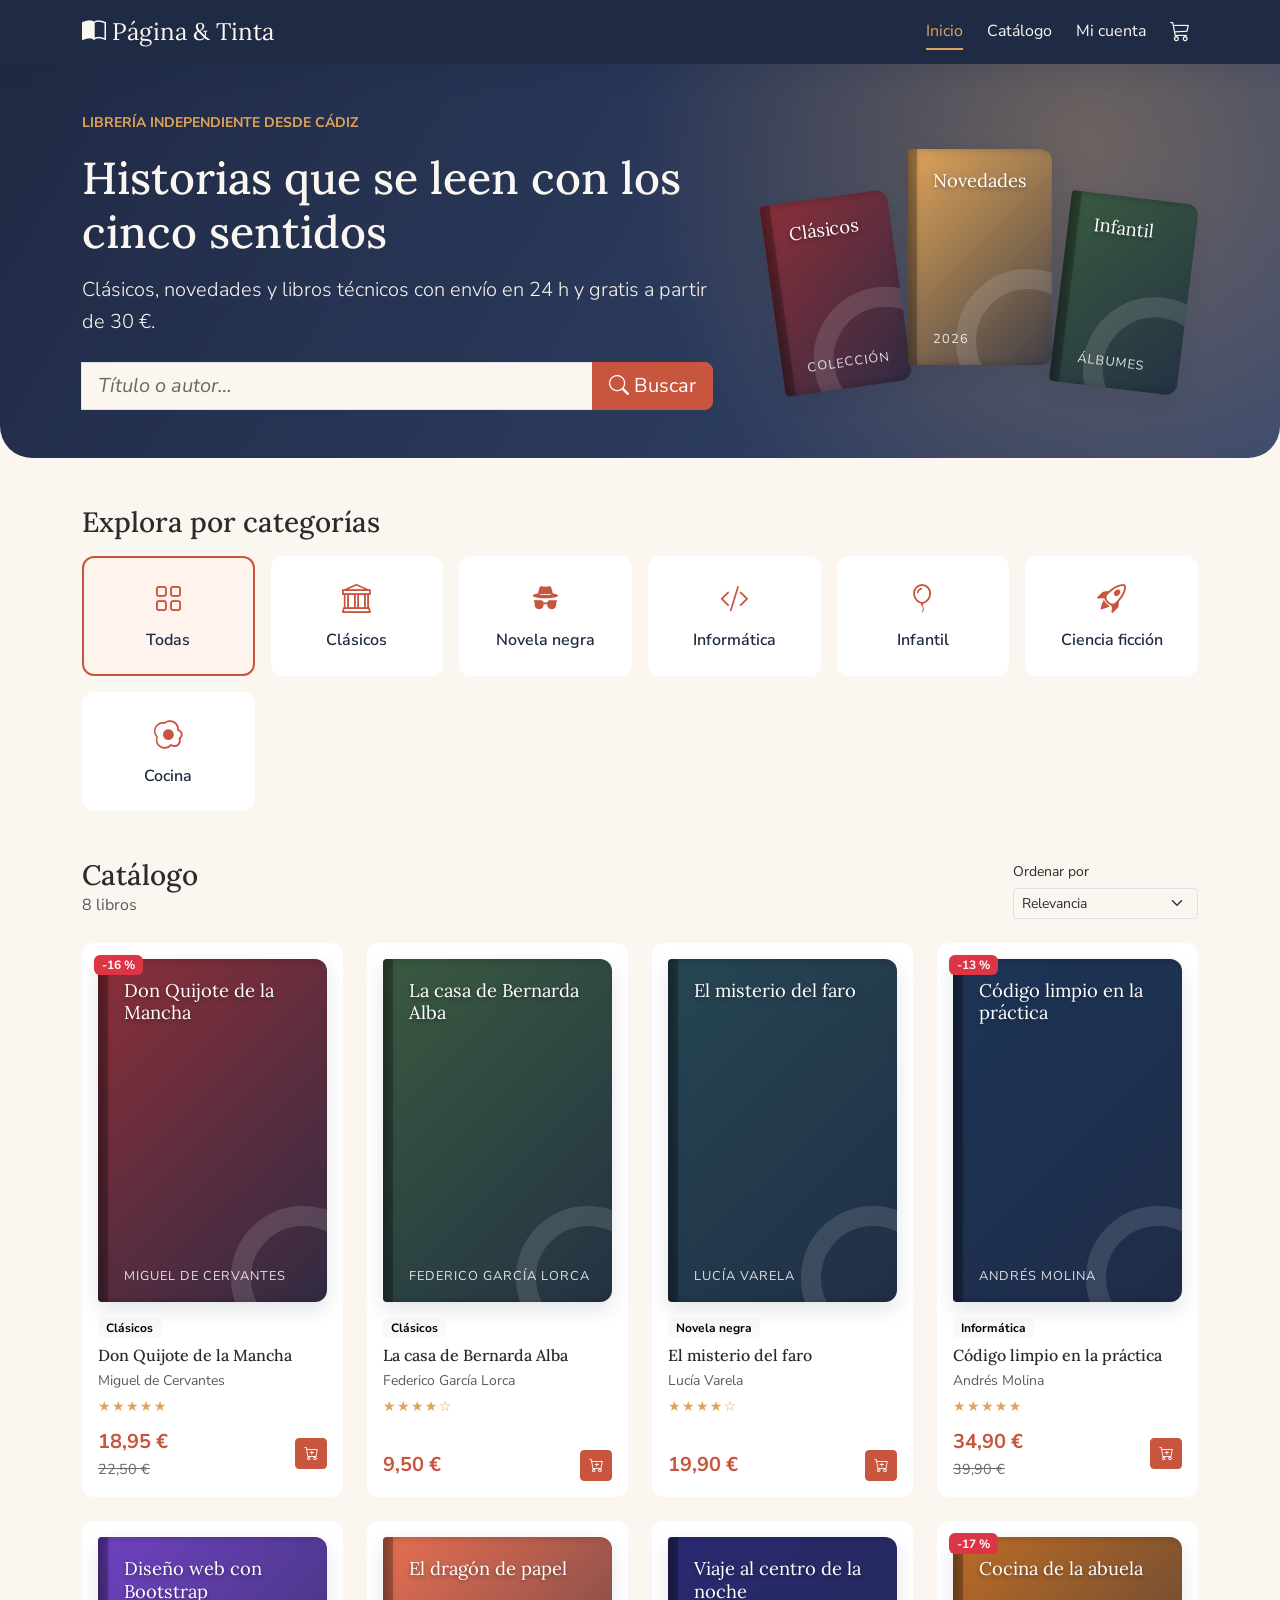
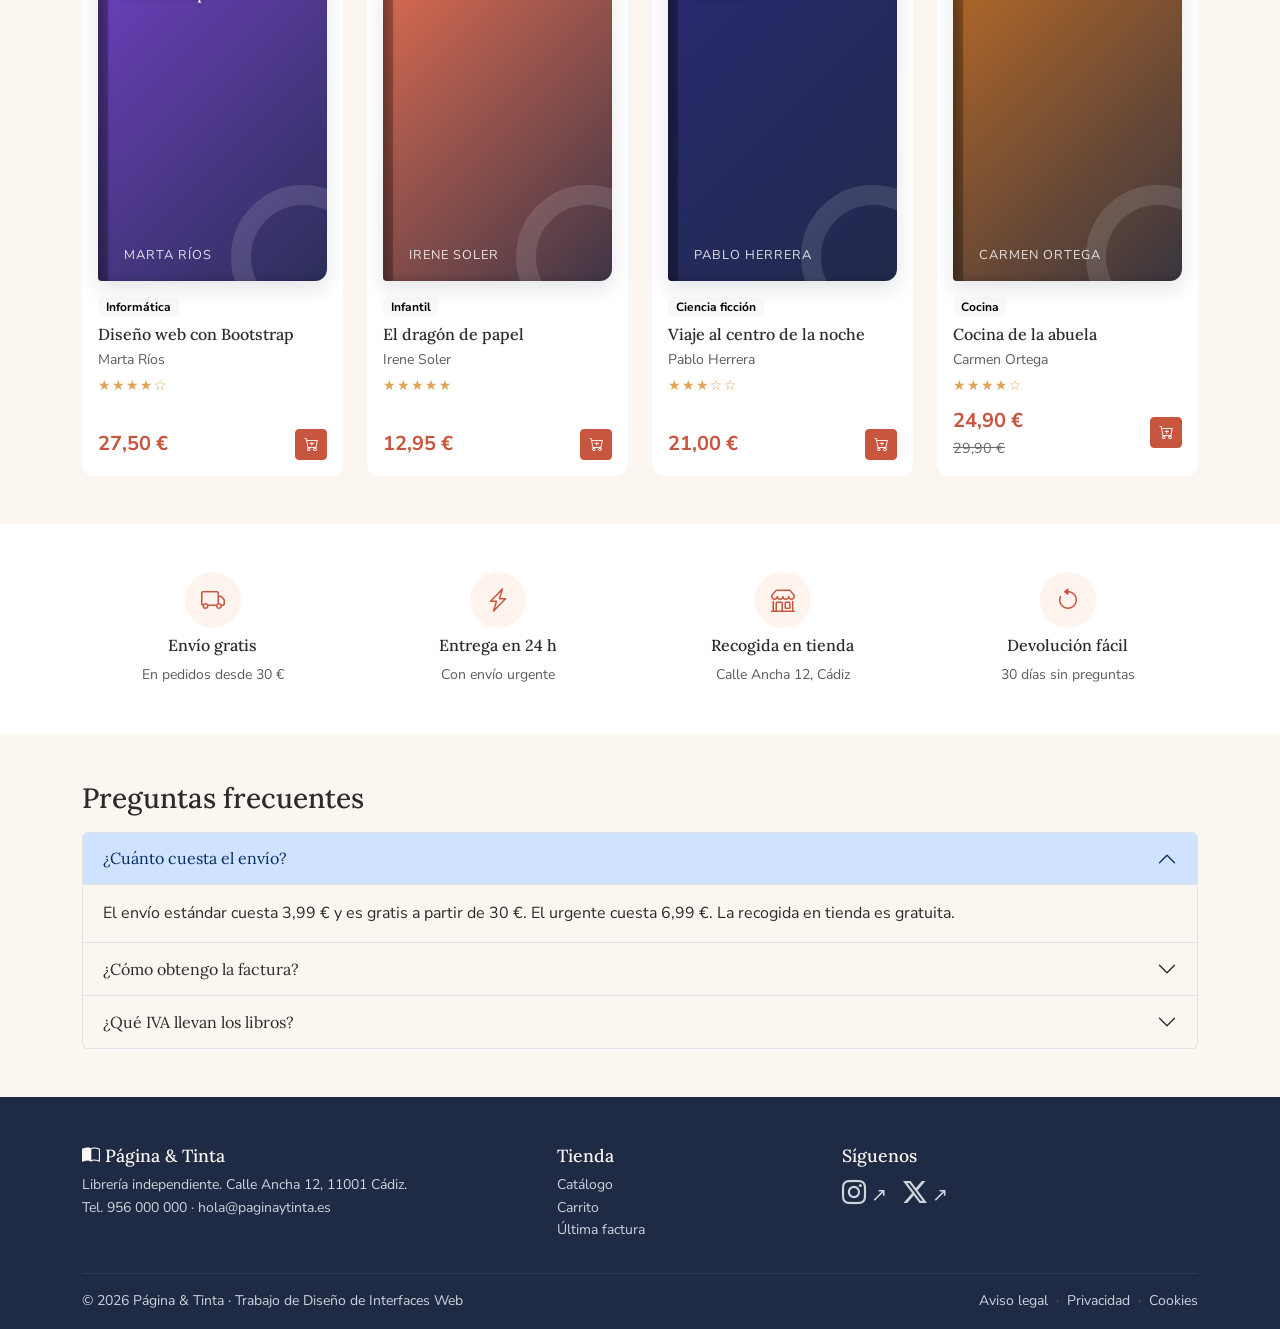
<file: index.html>
<!DOCTYPE html>
<html lang="es">
<head>
  <!-- Metadatos básicos: codificación y diseño adaptable a móviles -->
  <meta charset="UTF-8">
  <meta name="viewport" content="width=device-width, initial-scale=1">
  <meta name="description" content="Página & Tinta: librería online con envío a toda España.">
  <title>Página &amp; Tinta · Librería online</title>

  <!-- Bootstrap 5 (CSS) e iconos de Bootstrap desde CDN -->
  <link rel="stylesheet" href="https://cdn.jsdelivr.net/npm/bootstrap@5.3.3/dist/css/bootstrap.min.css">
  <link rel="stylesheet" href="https://cdn.jsdelivr.net/npm/bootstrap-icons@1.11.3/font/bootstrap-icons.min.css">

  <!-- Hojas de estilo propias: se cargan DESPUÉS de Bootstrap para sobrescribirlo -->
  <link rel="stylesheet" href="css/base.css">
  <link rel="stylesheet" href="css/componentes.css">
  <link rel="stylesheet" href="css/paginas.css">
  <link rel="stylesheet" href="css/impresion.css" media="print">
</head>
<!-- data-pagina indica a app.js qué función debe ejecutar -->
<body data-pagina="catalogo">

  <!-- ===================== CABECERA / NAVBAR ===================== -->
  <header>
    <nav class="navbar navbar-expand-lg navbar-dark navbar-libreria" aria-label="Navegación principal">
      <div class="container">
        <a class="navbar-brand fs-4" href="index.html"><i class="bi bi-book-half"></i> Página &amp; Tinta</a>
        <!-- Botón hamburguesa: despliega el menú en pantallas pequeñas (componente Collapse) -->
        <button class="navbar-toggler" type="button" data-bs-toggle="collapse" data-bs-target="#menu" aria-controls="menu" aria-expanded="false" aria-label="Abrir menú">
          <span class="navbar-toggler-icon"></span>
        </button>
        <div class="collapse navbar-collapse" id="menu">
          <ul class="navbar-nav ms-auto align-items-lg-center gap-lg-2">
            <li class="nav-item"><a class="nav-link active" aria-current="page" href="index.html">Inicio</a></li>
            <li class="nav-item"><a class="nav-link" href="#catalogo">Catálogo</a></li>
            <!-- Menú desplegable (componente Dropdown) -->
            <li class="nav-item dropdown">
              <a class="nav-link dropdown-toggle" href="#" role="button" data-bs-toggle="dropdown" aria-expanded="false">Mi cuenta</a>
              <ul class="dropdown-menu dropdown-menu-end">
                <li><a class="dropdown-item" href="factura.html"><i class="bi bi-receipt"></i> Última factura</a></li>
                <li><hr class="dropdown-divider"></li>
                <li><a class="dropdown-item" href="#" data-bs-toggle="modal" data-bs-target="#modal-ayuda"><i class="bi bi-question-circle"></i> Ayuda</a></li>
              </ul>
            </li>
            <li class="nav-item">
              <a class="nav-link position-relative" href="carrito.html" aria-label="Ver carrito">
                <i class="bi bi-cart3 fs-5"></i>
                <span class="contador-carrito d-none">0</span>
              </a>
            </li>
          </ul>
        </div>
      </div>
    </nav>
  </header>

  <main>
    <!-- ===================== HERO ===================== -->
    <section class="hero py-5 mb-5">
      <div class="container">
        <div class="row align-items-center g-5">
          <div class="col-md-7 hero__texto">
            <p class="text-uppercase small fw-bold" style="color: var(--color-oro)">Librería independiente desde Cádiz</p>
            <h1 class="mb-3">Historias que se leen con los cinco sentidos</h1>
            <p class="lead mb-4">Clásicos, novedades y libros técnicos con envío en 24 h y gratis a partir de 30 €.</p>
            <!-- Formulario de búsqueda con input-group de Bootstrap -->
            <form class="input-group input-group-lg" id="form-busqueda" role="search">
              <label for="buscador" class="visually-hidden">Buscar libros</label>
              <input type="search" id="buscador" class="form-control" placeholder="Título o autor…">
              <button class="btn btn-primary" type="submit"><i class="bi bi-search"></i> Buscar</button>
            </form>
          </div>
          <div class="col-md-5">
            <!-- Pila decorativa de libros: portadas hechas solo con CSS -->
            <div class="pila-libros" aria-hidden="true">
              <div class="portada" style="--tono:#8c2f39"><span class="portada__titulo">Clásicos</span><span class="portada__autor">Colección</span></div>
              <div class="portada" style="--tono:#e0a458"><span class="portada__titulo">Novedades</span><span class="portada__autor">2026</span></div>
              <div class="portada" style="--tono:#3a5a40"><span class="portada__titulo">Infantil</span><span class="portada__autor">Álbumes</span></div>
            </div>
          </div>
        </div>
      </div>
    </section>

    <!-- ===================== CATEGORÍAS (CSS Grid) ===================== -->
    <section class="container mb-5" aria-labelledby="titulo-categorias">
      <h2 id="titulo-categorias" class="h3 mb-3">Explora por categorías</h2>
      <div class="rejilla-categorias">
        <button class="categoria activa" data-categoria="todas"><i class="bi bi-grid"></i> Todas</button>
        <button class="categoria" data-categoria="clasicos"><i class="bi bi-bank"></i> Clásicos</button>
        <button class="categoria" data-categoria="novela-negra"><i class="bi bi-incognito"></i> Novela negra</button>
        <button class="categoria" data-categoria="informatica"><i class="bi bi-code-slash"></i> Informática</button>
        <button class="categoria" data-categoria="infantil"><i class="bi bi-balloon"></i> Infantil</button>
        <button class="categoria" data-categoria="ciencia-ficcion"><i class="bi bi-rocket-takeoff"></i> Ciencia ficción</button>
        <button class="categoria" data-categoria="cocina"><i class="bi bi-egg-fried"></i> Cocina</button>
      </div>
    </section>

    <!-- ===================== CATÁLOGO ===================== -->
    <section class="container mb-5" id="catalogo" aria-labelledby="titulo-catalogo">
      <div class="d-flex flex-wrap justify-content-between align-items-end gap-3 mb-4">
        <div>
          <h2 id="titulo-catalogo" class="h3 mb-0">Catálogo</h2>
          <p class="text-body-secondary mb-0" id="num-resultados" aria-live="polite"></p>
        </div>
        <div>
          <label for="orden" class="form-label small mb-1">Ordenar por</label>
          <select id="orden" class="form-select form-select-sm">
            <option value="relevancia">Relevancia</option>
            <option value="precio-asc">Precio: menor a mayor</option>
            <option value="precio-desc">Precio: mayor a menor</option>
            <option value="valoracion">Mejor valorados</option>
          </select>
        </div>
      </div>
      <!-- Rejilla de Bootstrap: app.js inserta aquí las tarjetas (row + col-*) -->
      <div class="row g-4" id="rejilla-libros"></div>
    </section>

    <!-- ===================== VENTAJAS ===================== -->
    <section class="bg-white py-5" aria-label="Ventajas de comprar en Página & Tinta">
      <div class="container">
        <div class="row g-4">
          <div class="col-6 col-md-3 ventaja"><i class="bi bi-truck"></i><h3 class="h6">Envío gratis</h3><p class="small text-body-secondary mb-0">En pedidos desde 30 €</p></div>
          <div class="col-6 col-md-3 ventaja"><i class="bi bi-lightning-charge"></i><h3 class="h6">Entrega en 24 h</h3><p class="small text-body-secondary mb-0">Con envío urgente</p></div>
          <div class="col-6 col-md-3 ventaja"><i class="bi bi-shop"></i><h3 class="h6">Recogida en tienda</h3><p class="small text-body-secondary mb-0">Calle Ancha 12, Cádiz</p></div>
          <div class="col-6 col-md-3 ventaja"><i class="bi bi-arrow-counterclockwise"></i><h3 class="h6">Devolución fácil</h3><p class="small text-body-secondary mb-0">30 días sin preguntas</p></div>
        </div>
      </div>
    </section>

    <!-- ===================== PREGUNTAS FRECUENTES (Accordion) ===================== -->
    <section class="container py-5" aria-labelledby="titulo-faq">
      <h2 id="titulo-faq" class="h3 mb-3">Preguntas frecuentes</h2>
      <div class="accordion" id="faq">
        <div class="accordion-item">
          <h3 class="accordion-header">
            <button class="accordion-button" type="button" data-bs-toggle="collapse" data-bs-target="#faq1" aria-expanded="true" aria-controls="faq1">¿Cuánto cuesta el envío?</button>
          </h3>
          <div id="faq1" class="accordion-collapse collapse show" data-bs-parent="#faq">
            <div class="accordion-body">El envío estándar cuesta 3,99 € y es gratis a partir de 30 €. El urgente cuesta 6,99 €. La recogida en tienda es gratuita.</div>
          </div>
        </div>
        <div class="accordion-item">
          <h3 class="accordion-header">
            <button class="accordion-button collapsed" type="button" data-bs-toggle="collapse" data-bs-target="#faq2" aria-expanded="false" aria-controls="faq2">¿Cómo obtengo la factura?</button>
          </h3>
          <div id="faq2" class="accordion-collapse collapse" data-bs-parent="#faq">
            <div class="accordion-body">Al finalizar la compra se genera la factura automáticamente. Puedes imprimirla o guardarla en PDF desde «Mi cuenta → Última factura».</div>
          </div>
        </div>
        <div class="accordion-item">
          <h3 class="accordion-header">
            <button class="accordion-button collapsed" type="button" data-bs-toggle="collapse" data-bs-target="#faq3" aria-expanded="false" aria-controls="faq3">¿Qué IVA llevan los libros?</button>
          </h3>
          <div id="faq3" class="accordion-collapse collapse" data-bs-parent="#faq">
            <div class="accordion-body">Los libros en papel tienen un IVA superreducido del 4 %, ya incluido en todos los precios.</div>
          </div>
        </div>
      </div>
    </section>
  </main>

  <!-- ===================== FOOTER ===================== -->
  <footer class="footer-libreria pt-5 pb-3 mt-auto">
    <div class="container">
      <div class="row g-4">
        <div class="col-md-5">
          <h3><i class="bi bi-book-half"></i> Página &amp; Tinta</h3>
          <p class="small">Librería independiente. Calle Ancha 12, 11001 Cádiz.<br>Tel. 956 000 000 · hola@paginaytinta.es</p>
        </div>
        <div class="col-6 col-md-3">
          <h3>Tienda</h3>
          <ul class="list-unstyled small">
            <li><a href="index.html#catalogo">Catálogo</a></li>
            <li><a href="carrito.html">Carrito</a></li>
            <li><a href="factura.html">Última factura</a></li>
          </ul>
        </div>
        <div class="col-6 col-md-4">
          <h3>Síguenos</h3>
          <p class="fs-4 d-flex gap-3">
            <a href="https://www.instagram.com" target="_blank" rel="noopener" aria-label="Instagram"><i class="bi bi-instagram"></i></a>
            <a href="https://www.x.com" target="_blank" rel="noopener" aria-label="X"><i class="bi bi-twitter-x"></i></a>
          </p>
        </div>
      </div>
      <hr class="border-secondary">
      <p class="small mb-0 d-flex flex-wrap justify-content-between gap-2">
        <span>© <span class="anio-actual"></span> Página &amp; Tinta · Trabajo de Diseño de Interfaces Web</span>
        <span class="enlaces-legales"><a href="#">Aviso legal</a><a href="#">Privacidad</a><a href="#">Cookies</a></span>
      </p>
    </div>
  </footer>

  <!-- ===================== MODAL DE AYUDA ===================== -->
  <div class="modal fade" id="modal-ayuda" tabindex="-1" aria-labelledby="titulo-ayuda" aria-hidden="true">
    <div class="modal-dialog modal-dialog-centered">
      <div class="modal-content">
        <div class="modal-header">
          <h2 class="modal-title h5" id="titulo-ayuda">¿Cómo comprar?</h2>
          <button type="button" class="btn-close" data-bs-dismiss="modal" aria-label="Cerrar"></button>
        </div>
        <div class="modal-body">
          <ol class="mb-0">
            <li>Añade libros al carrito con el botón <i class="bi bi-cart-plus"></i>.</li>
            <li>Revisa las cantidades en el carrito.</li>
            <li>Rellena los datos de envío y elige cómo recibirlo.</li>
            <li>Consulta e imprime tu factura.</li>
          </ol>
        </div>
      </div>
    </div>
  </div>

  <!-- ===================== AVISO (Toast) ===================== -->
  <div class="toast-container position-fixed bottom-0 end-0 p-3">
    <div id="aviso" class="toast align-items-center text-bg-dark border-0" role="status" aria-live="polite" aria-atomic="true">
      <div class="d-flex">
        <div class="toast-body"></div>
        <button type="button" class="btn-close btn-close-white me-2 m-auto" data-bs-dismiss="toast" aria-label="Cerrar"></button>
      </div>
    </div>
  </div>

  <!-- Bootstrap JS (incluye Popper) y lógica propia -->
  <script src="https://cdn.jsdelivr.net/npm/bootstrap@5.3.3/dist/js/bootstrap.bundle.min.js"></script>
  <script src="js/app.js"></script>
</body>
</html>
</file>
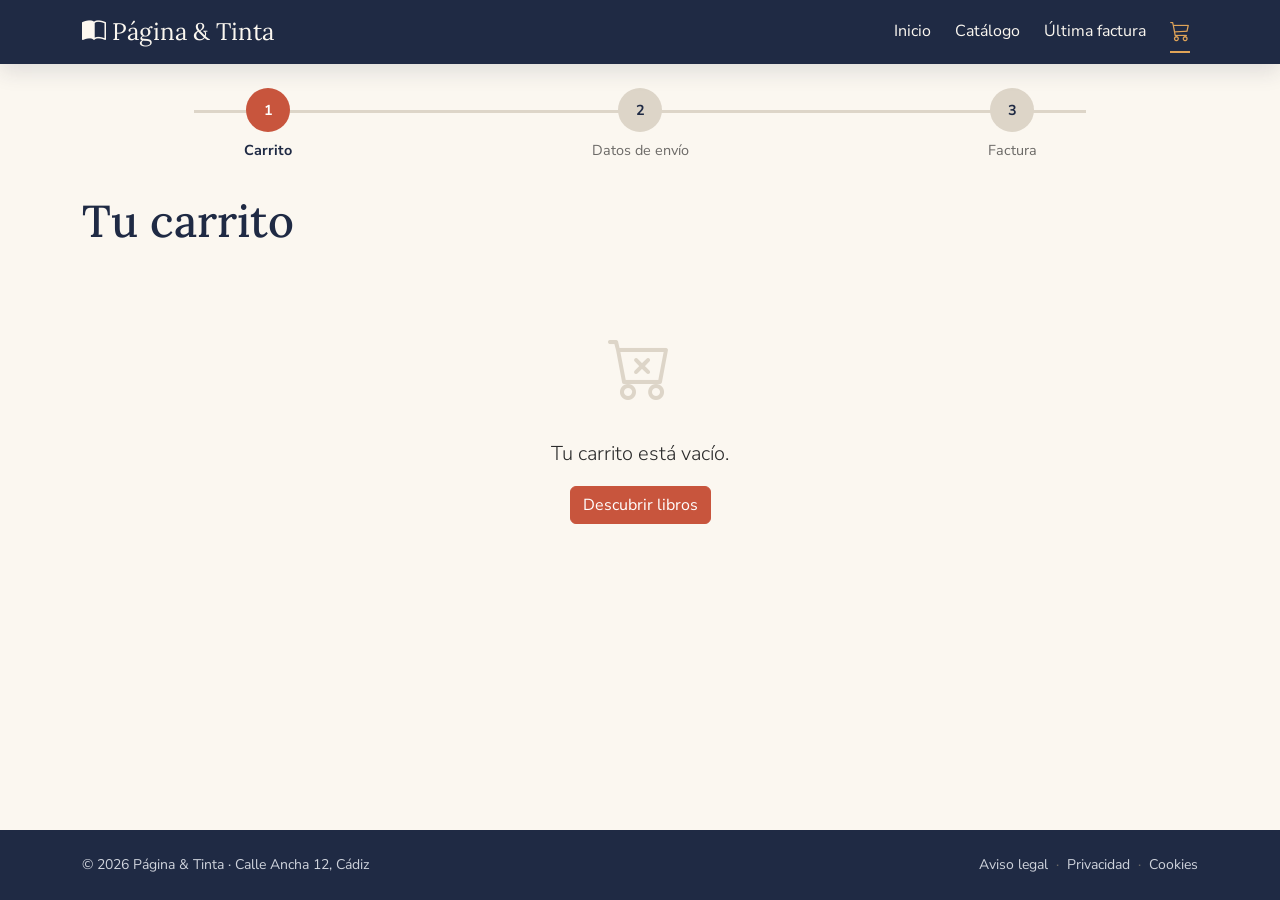
<file: carrito.html>
<!DOCTYPE html>
<html lang="es">
<head>
  <meta charset="UTF-8">
  <meta name="viewport" content="width=device-width, initial-scale=1">
  <title>Carrito · Página &amp; Tinta</title>
  <link rel="stylesheet" href="https://cdn.jsdelivr.net/npm/bootstrap@5.3.3/dist/css/bootstrap.min.css">
  <link rel="stylesheet" href="https://cdn.jsdelivr.net/npm/bootstrap-icons@1.11.3/font/bootstrap-icons.min.css">
  <link rel="stylesheet" href="css/base.css">
  <link rel="stylesheet" href="css/componentes.css">
  <link rel="stylesheet" href="css/paginas.css">
  <link rel="stylesheet" href="css/impresion.css" media="print">
</head>
<body data-pagina="carrito">

  <!-- ===================== CABECERA / NAVBAR ===================== -->
  <header>
    <nav class="navbar navbar-expand-lg navbar-dark navbar-libreria" aria-label="Navegación principal">
      <div class="container">
        <a class="navbar-brand fs-4" href="index.html"><i class="bi bi-book-half"></i> Página &amp; Tinta</a>
        <button class="navbar-toggler" type="button" data-bs-toggle="collapse" data-bs-target="#menu" aria-controls="menu" aria-expanded="false" aria-label="Abrir menú">
          <span class="navbar-toggler-icon"></span>
        </button>
        <div class="collapse navbar-collapse" id="menu">
          <ul class="navbar-nav ms-auto align-items-lg-center gap-lg-2">
            <li class="nav-item"><a class="nav-link" href="index.html">Inicio</a></li>
            <li class="nav-item"><a class="nav-link" href="index.html#catalogo">Catálogo</a></li>
            <li class="nav-item"><a class="nav-link" href="factura.html">Última factura</a></li>
            <li class="nav-item">
              <a class="nav-link position-relative active" aria-current="page" href="carrito.html" aria-label="Ver carrito">
                <i class="bi bi-cart3 fs-5"></i>
                <span class="contador-carrito d-none">0</span>
              </a>
            </li>
          </ul>
        </div>
      </div>
    </nav>
  </header>

  <main class="container py-4">
    <!-- Pasos del proceso de compra: numerados con contadores CSS -->
    <ol class="pasos" aria-label="Proceso de compra">
      <li class="actual" aria-current="step"><span>Carrito</span></li>
      <li><span>Datos de envío</span></li>
      <li><span>Factura</span></li>
    </ol>

    <h1 class="mb-4">Tu carrito</h1>

    <!-- Estado: carrito vacío -->
    <div id="carrito-vacio" class="carrito-vacio text-center py-5 d-none">
      <i class="bi bi-cart-x"></i>
      <p class="lead mt-3">Tu carrito está vacío.</p>
      <a href="index.html#catalogo" class="btn btn-primary">Descubrir libros</a>
    </div>

    <!-- Estado: carrito con libros -->
    <div id="carrito-con-libros" class="row g-4">
      <div class="col-lg-8">
        <!-- Tabla responsive de Bootstrap: hace scroll horizontal en móvil -->
        <div class="table-responsive bg-white rounded-3 shadow-sm">
          <table class="table align-middle mb-0 tabla-carrito">
            <caption class="visually-hidden">Libros del carrito</caption>
            <thead class="table-light">
              <tr>
                <th scope="col">Libro</th>
                <th scope="col">Precio</th>
                <th scope="col">Cantidad</th>
                <th scope="col" class="text-end">Importe</th>
                <th scope="col"><span class="visually-hidden">Acciones</span></th>
              </tr>
            </thead>
            <tbody id="cuerpo-carrito"></tbody>
          </table>
        </div>
        <div class="d-flex justify-content-between mt-3">
          <a href="index.html#catalogo" class="btn btn-link px-0"><i class="bi bi-arrow-left"></i> Seguir comprando</a>
          <button class="btn btn-outline-danger btn-sm" id="vaciar"><i class="bi bi-trash3"></i> Vaciar carrito</button>
        </div>
      </div>

      <!-- Resumen del pedido -->
      <div class="col-lg-4">
        <aside class="card resumen">
          <div class="card-body">
            <h2 class="h5 card-title">Resumen</h2>
            <!-- Barra de progreso hacia el envío gratis (componente Progress) -->
            <p class="small mb-1" id="texto-envio"></p>
            <div class="progress mb-3" role="progressbar" aria-label="Progreso hacia el envío gratis" aria-valuemin="0" aria-valuemax="100" aria-valuenow="0" style="height: .5rem">
              <div class="progress-bar bg-warning" id="barra-envio" style="width: 0%"></div>
            </div>
            <ul class="list-group list-group-flush mb-3">
              <li class="list-group-item d-flex justify-content-between px-0"><span>Subtotal</span><span id="res-subtotal"></span></li>
              <li class="list-group-item d-flex justify-content-between px-0"><span>Envío estándar</span><span id="res-envio"></span></li>
              <li class="list-group-item d-flex justify-content-between px-0 fw-bold fs-5"><span>Total</span><span id="res-total"></span></li>
            </ul>
            <p class="small text-body-secondary">IVA incluido. Podrás cambiar el método de envío en el siguiente paso.</p>
            <a href="envio.html" class="btn btn-primary w-100 btn-lg">Tramitar pedido <i class="bi bi-arrow-right"></i></a>
          </div>
        </aside>
      </div>
    </div>
  </main>

  <!-- ===================== FOOTER ===================== -->
  <footer class="footer-libreria py-4 mt-5">
    <div class="container small d-flex flex-wrap justify-content-between gap-2">
      <span>© <span class="anio-actual"></span> Página &amp; Tinta · Calle Ancha 12, Cádiz</span>
      <span class="enlaces-legales"><a href="#">Aviso legal</a><a href="#">Privacidad</a><a href="#">Cookies</a></span>
    </div>
  </footer>

  <script src="https://cdn.jsdelivr.net/npm/bootstrap@5.3.3/dist/js/bootstrap.bundle.min.js"></script>
  <script src="js/app.js"></script>
</body>
</html>
</file>
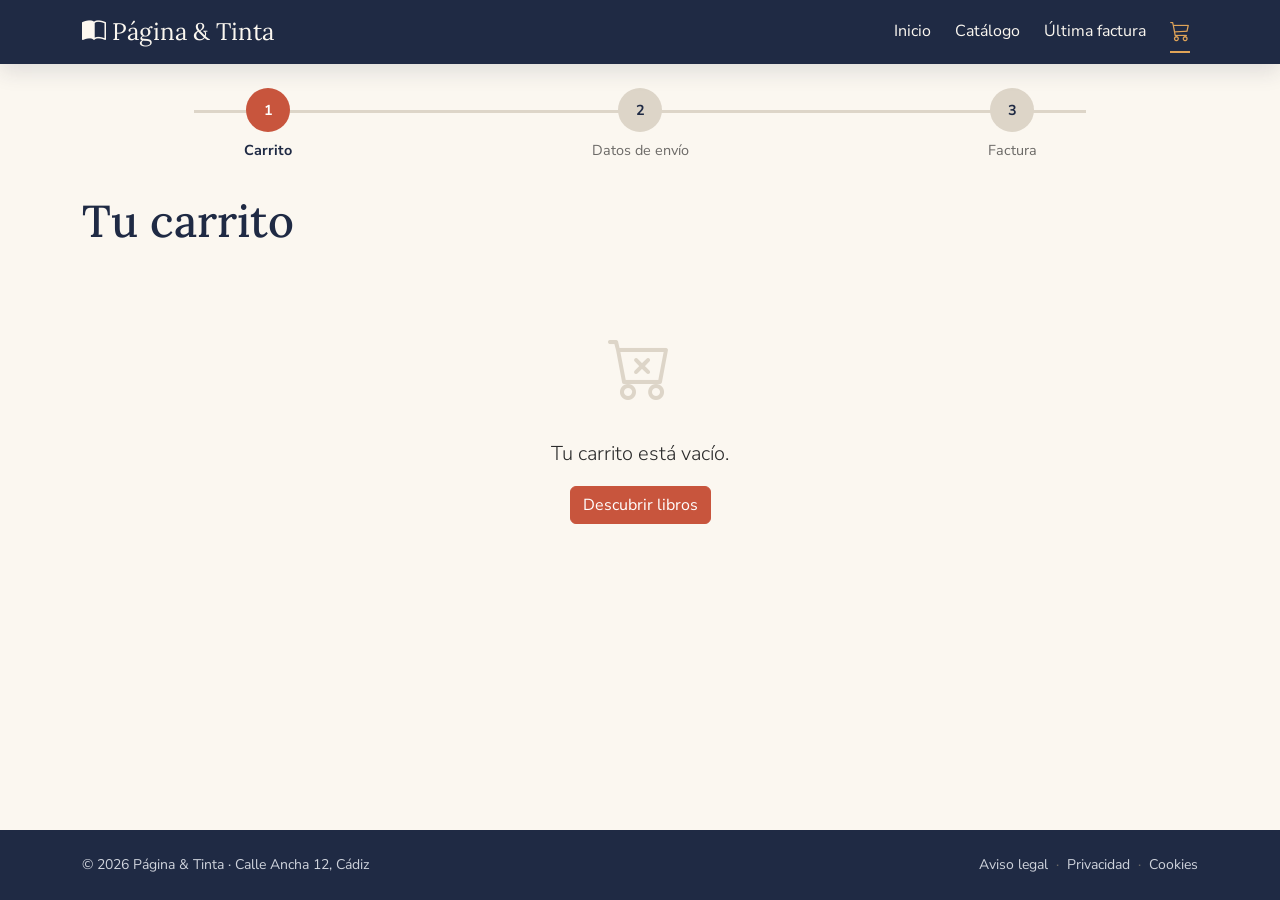
<file: envio.html>
<!DOCTYPE html>
<html lang="es">
<head>
  <meta charset="UTF-8">
  <meta name="viewport" content="width=device-width, initial-scale=1">
  <title>Datos de envío · Página &amp; Tinta</title>
  <link rel="stylesheet" href="https://cdn.jsdelivr.net/npm/bootstrap@5.3.3/dist/css/bootstrap.min.css">
  <link rel="stylesheet" href="https://cdn.jsdelivr.net/npm/bootstrap-icons@1.11.3/font/bootstrap-icons.min.css">
  <link rel="stylesheet" href="css/base.css">
  <link rel="stylesheet" href="css/componentes.css">
  <link rel="stylesheet" href="css/paginas.css">
  <link rel="stylesheet" href="css/impresion.css" media="print">
</head>
<body data-pagina="envio">

  <!-- ===================== CABECERA / NAVBAR ===================== -->
  <header>
    <nav class="navbar navbar-expand-lg navbar-dark navbar-libreria" aria-label="Navegación principal">
      <div class="container">
        <a class="navbar-brand fs-4" href="index.html"><i class="bi bi-book-half"></i> Página &amp; Tinta</a>
        <button class="navbar-toggler" type="button" data-bs-toggle="collapse" data-bs-target="#menu" aria-controls="menu" aria-expanded="false" aria-label="Abrir menú">
          <span class="navbar-toggler-icon"></span>
        </button>
        <div class="collapse navbar-collapse" id="menu">
          <ul class="navbar-nav ms-auto align-items-lg-center gap-lg-2">
            <li class="nav-item"><a class="nav-link" href="index.html">Inicio</a></li>
            <li class="nav-item"><a class="nav-link" href="index.html#catalogo">Catálogo</a></li>
            <li class="nav-item"><a class="nav-link" href="factura.html">Última factura</a></li>
            <li class="nav-item">
              <a class="nav-link position-relative" href="carrito.html" aria-label="Ver carrito">
                <i class="bi bi-cart3 fs-5"></i>
                <span class="contador-carrito d-none">0</span>
              </a>
            </li>
          </ul>
        </div>
      </div>
    </nav>
  </header>

  <main class="container py-4">
    <ol class="pasos" aria-label="Proceso de compra">
      <li class="hecho"><span>Carrito</span></li>
      <li class="actual" aria-current="step"><span>Datos de envío</span></li>
      <li><span>Factura</span></li>
    </ol>

    <h1 class="mb-4">Datos de envío y pago</h1>

    <!-- novalidate: desactiva los mensajes del navegador para usar los de Bootstrap -->
    <form id="form-envio" class="row g-4" novalidate>
      <div class="col-lg-8">

        <!-- 1. Datos personales -->
        <fieldset class="card border-0 shadow-sm mb-4">
          <div class="card-body">
            <legend class="h5 card-title"><i class="bi bi-person"></i> Datos del comprador</legend>
            <div class="row g-3">
              <div class="col-md-6">
                <label for="nombre" class="form-label">Nombre *</label>
                <input type="text" class="form-control" id="nombre" name="nombre" required autocomplete="given-name">
                <div class="invalid-feedback">Escribe tu nombre.</div>
              </div>
              <div class="col-md-6">
                <label for="apellidos" class="form-label">Apellidos *</label>
                <input type="text" class="form-control" id="apellidos" name="apellidos" required autocomplete="family-name">
                <div class="invalid-feedback">Escribe tus apellidos.</div>
              </div>
              <div class="col-md-6">
                <label for="email" class="form-label">Correo electrónico *</label>
                <!-- input-group: icono pegado al campo -->
                <div class="input-group has-validation">
                  <span class="input-group-text"><i class="bi bi-envelope"></i></span>
                  <input type="email" class="form-control" id="email" name="email" required placeholder="nombre@correo.es" autocomplete="email">
                  <div class="invalid-feedback">Introduce un correo válido.</div>
                </div>
              </div>
              <div class="col-md-6">
                <label for="telefono" class="form-label">Teléfono *</label>
                <div class="input-group has-validation">
                  <span class="input-group-text">+34</span>
                  <!-- pattern: expresión regular de 9 dígitos que empiecen por 6, 7, 8 o 9 -->
                  <input type="tel" class="form-control" id="telefono" name="telefono" required pattern="[6789][0-9]{8}" placeholder="600123456" autocomplete="tel-national">
                  <div class="invalid-feedback">9 dígitos, empezando por 6, 7, 8 o 9.</div>
                </div>
              </div>
              <div class="col-md-6">
                <label for="nif" class="form-label">NIF (opcional, para la factura)</label>
                <input type="text" class="form-control" id="nif" name="nif" pattern="[0-9]{8}[A-Za-z]" placeholder="12345678Z">
                <div class="invalid-feedback">8 números y una letra.</div>
              </div>
            </div>
          </div>
        </fieldset>

        <!-- 2. Método de envío: radios con aspecto de tarjeta (:has en CSS) -->
        <fieldset class="card border-0 shadow-sm mb-4">
          <div class="card-body">
            <legend class="h5 card-title"><i class="bi bi-truck"></i> Método de envío</legend>
            <div class="row g-3">
              <div class="col-md-4">
                <label class="opcion-envio h-100">
                  <input class="form-check-input" type="radio" name="metodo" value="estandar" checked>
                  <strong>Estándar</strong><br>
                  <span class="small text-body-secondary">3-5 días · 3,99 €<br>Gratis desde 30 €</span>
                </label>
              </div>
              <div class="col-md-4">
                <label class="opcion-envio h-100">
                  <input class="form-check-input" type="radio" name="metodo" value="urgente">
                  <strong>Urgente</strong><br>
                  <span class="small text-body-secondary">24 horas · 6,99 €</span>
                </label>
              </div>
              <div class="col-md-4">
                <label class="opcion-envio h-100">
                  <input class="form-check-input" type="radio" name="metodo" value="tienda">
                  <strong>Recoger en tienda</strong><br>
                  <span class="small text-body-secondary">Calle Ancha 12, Cádiz · Gratis</span>
                </label>
              </div>
            </div>
          </div>
        </fieldset>

        <!-- 3. Dirección: se oculta (Collapse) si se recoge en tienda -->
        <div class="collapse show" id="bloque-direccion">
          <fieldset class="card border-0 shadow-sm mb-4">
            <div class="card-body">
              <legend class="h5 card-title"><i class="bi bi-geo-alt"></i> Dirección de entrega</legend>
              <div class="row g-3">
                <div class="col-12">
                  <label for="direccion" class="form-label">Calle, número, piso *</label>
                  <input type="text" class="form-control" id="direccion" name="direccion" required data-obligatorio autocomplete="street-address">
                  <div class="invalid-feedback">Escribe la dirección.</div>
                </div>
                <div class="col-md-3">
                  <label for="cp" class="form-label">Código postal *</label>
                  <input type="text" class="form-control" id="cp" name="cp" required data-obligatorio pattern="[0-5][0-9]{4}" inputmode="numeric" autocomplete="postal-code">
                  <div class="invalid-feedback">5 dígitos.</div>
                </div>
                <div class="col-md-5">
                  <label for="ciudad" class="form-label">Localidad *</label>
                  <input type="text" class="form-control" id="ciudad" name="ciudad" required data-obligatorio autocomplete="address-level2">
                  <div class="invalid-feedback">Escribe la localidad.</div>
                </div>
                <div class="col-md-4">
                  <label for="provincia" class="form-label">Provincia *</label>
                  <select class="form-select" id="provincia" name="provincia" required data-obligatorio>
                    <option value="">Elige…</option>
                    <option>Almería</option><option selected>Cádiz</option><option>Córdoba</option><option>Granada</option>
                    <option>Huelva</option><option>Jaén</option><option>Málaga</option><option>Sevilla</option>
                    <option>Otra provincia</option>
                  </select>
                  <div class="invalid-feedback">Elige una provincia.</div>
                </div>
                <div class="col-12">
                  <label for="notas" class="form-label">Instrucciones para el repartidor</label>
                  <textarea class="form-control" id="notas" name="notas" rows="2" placeholder="Ej.: dejar en conserjería"></textarea>
                </div>
              </div>
            </div>
          </fieldset>
        </div>

        <!-- 4. Pago -->
        <fieldset class="card border-0 shadow-sm">
          <div class="card-body">
            <legend class="h5 card-title"><i class="bi bi-credit-card"></i> Forma de pago</legend>
            <div class="form-check">
              <input class="form-check-input" type="radio" name="pago" id="pago-tarjeta" value="tarjeta" checked>
              <label class="form-check-label" for="pago-tarjeta">Tarjeta <i class="bi bi-credit-card-2-front"></i></label>
            </div>
            <div class="form-check">
              <input class="form-check-input" type="radio" name="pago" id="pago-bizum" value="bizum">
              <label class="form-check-label" for="pago-bizum">Bizum <i class="bi bi-phone"></i></label>
            </div>
            <div class="form-check">
              <input class="form-check-input" type="radio" name="pago" id="pago-reembolso" value="contrareembolso">
              <label class="form-check-label" for="pago-reembolso">Contra reembolso <i class="bi bi-cash-coin"></i></label>
            </div>
            <p class="small text-body-secondary mt-2 mb-0"><i class="bi bi-info-circle"></i> Web de prueba: no se realiza ningún cobro real.</p>
            <hr>
            <!-- form-switch: checkbox con aspecto de interruptor -->
            <div class="form-check form-switch">
              <input class="form-check-input" type="checkbox" role="switch" id="condiciones" name="condiciones" required>
              <label class="form-check-label" for="condiciones">Acepto las condiciones de compra *</label>
              <div class="invalid-feedback">Debes aceptar las condiciones.</div>
            </div>
          </div>
        </fieldset>
      </div>

      <!-- Resumen lateral -->
      <div class="col-lg-4">
        <aside class="card resumen">
          <div class="card-body">
            <h2 class="h5 card-title">Tu pedido</h2>
            <ul class="list-group list-group-flush small" id="env-lineas"></ul>
            <ul class="list-group list-group-flush mb-3">
              <li class="list-group-item d-flex justify-content-between px-0"><span>Subtotal</span><span id="env-subtotal"></span></li>
              <li class="list-group-item d-flex justify-content-between px-0"><span>Envío</span><span id="env-envio"></span></li>
              <li class="list-group-item d-flex justify-content-between px-0 fw-bold fs-5"><span>Total</span><span id="env-total"></span></li>
            </ul>
            <button type="submit" class="btn btn-primary w-100 btn-lg">Confirmar pedido <i class="bi bi-check2"></i></button>
            <a href="carrito.html" class="btn btn-link w-100 mt-1"><i class="bi bi-arrow-left"></i> Volver al carrito</a>
          </div>
        </aside>
      </div>
    </form>
  </main>

  <!-- ===================== FOOTER ===================== -->
  <footer class="footer-libreria py-4 mt-5">
    <div class="container small d-flex flex-wrap justify-content-between gap-2">
      <span>© <span class="anio-actual"></span> Página &amp; Tinta · Calle Ancha 12, Cádiz</span>
      <span class="enlaces-legales"><a href="#">Aviso legal</a><a href="#">Privacidad</a><a href="#">Cookies</a></span>
    </div>
  </footer>

  <script src="https://cdn.jsdelivr.net/npm/bootstrap@5.3.3/dist/js/bootstrap.bundle.min.js"></script>
  <script src="js/app.js"></script>
</body>
</html>
</file>
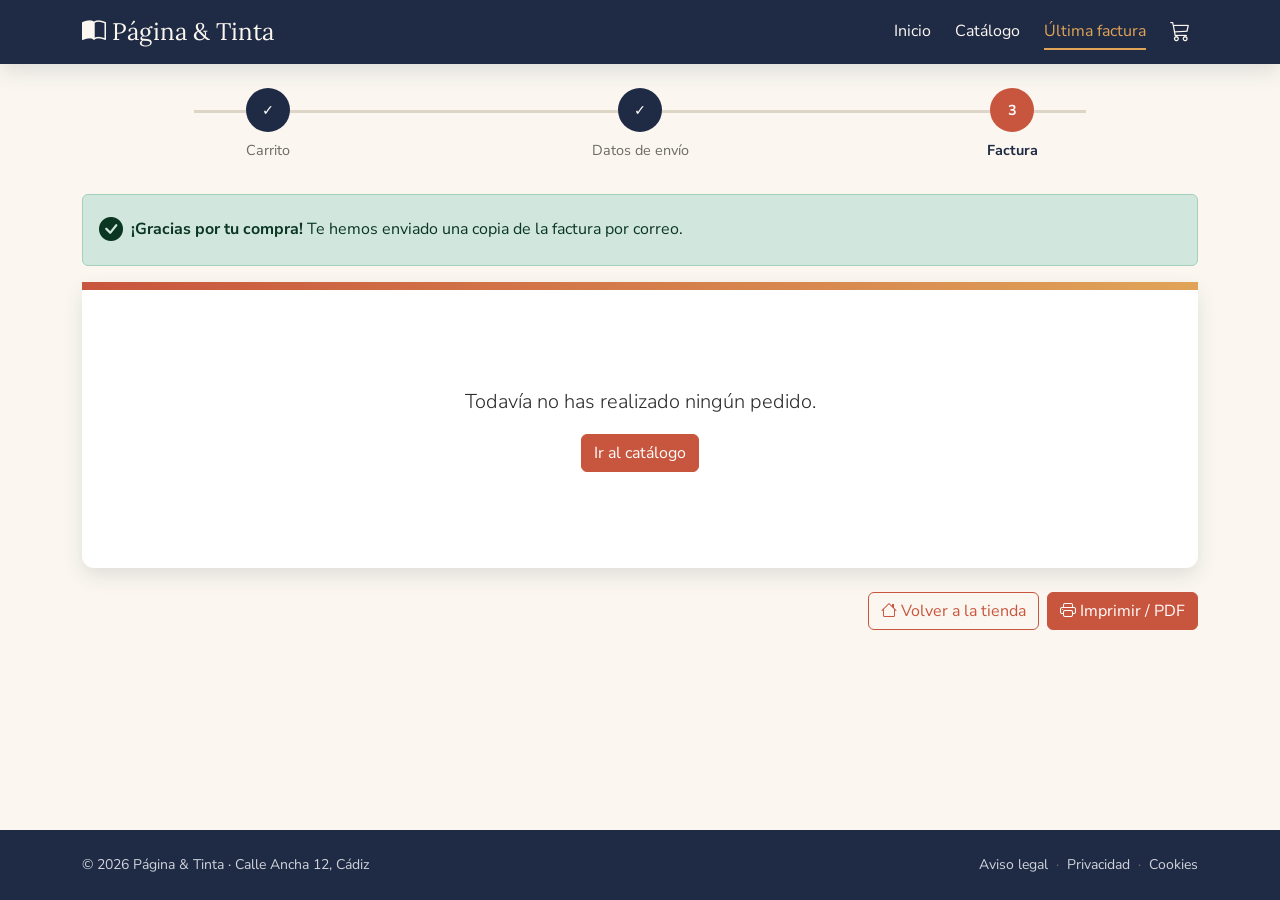
<file: factura.html>
<!DOCTYPE html>
<html lang="es">
<head>
  <meta charset="UTF-8">
  <meta name="viewport" content="width=device-width, initial-scale=1">
  <title>Factura · Página &amp; Tinta</title>
  <link rel="stylesheet" href="https://cdn.jsdelivr.net/npm/bootstrap@5.3.3/dist/css/bootstrap.min.css">
  <link rel="stylesheet" href="https://cdn.jsdelivr.net/npm/bootstrap-icons@1.11.3/font/bootstrap-icons.min.css">
  <link rel="stylesheet" href="css/base.css">
  <link rel="stylesheet" href="css/componentes.css">
  <link rel="stylesheet" href="css/paginas.css">
  <!-- Esta hoja solo se aplica al imprimir o guardar en PDF -->
  <link rel="stylesheet" href="css/impresion.css" media="print">
</head>
<body data-pagina="factura">

  <!-- ===================== CABECERA / NAVBAR ===================== -->
  <header>
    <nav class="navbar navbar-expand-lg navbar-dark navbar-libreria" aria-label="Navegación principal">
      <div class="container">
        <a class="navbar-brand fs-4" href="index.html"><i class="bi bi-book-half"></i> Página &amp; Tinta</a>
        <button class="navbar-toggler" type="button" data-bs-toggle="collapse" data-bs-target="#menu" aria-controls="menu" aria-expanded="false" aria-label="Abrir menú">
          <span class="navbar-toggler-icon"></span>
        </button>
        <div class="collapse navbar-collapse" id="menu">
          <ul class="navbar-nav ms-auto align-items-lg-center gap-lg-2">
            <li class="nav-item"><a class="nav-link" href="index.html">Inicio</a></li>
            <li class="nav-item"><a class="nav-link" href="index.html#catalogo">Catálogo</a></li>
            <li class="nav-item"><a class="nav-link active" aria-current="page" href="factura.html">Última factura</a></li>
            <li class="nav-item">
              <a class="nav-link position-relative" href="carrito.html" aria-label="Ver carrito">
                <i class="bi bi-cart3 fs-5"></i>
                <span class="contador-carrito d-none">0</span>
              </a>
            </li>
          </ul>
        </div>
      </div>
    </nav>
  </header>

  <main class="container py-4">
    <ol class="pasos" aria-label="Proceso de compra">
      <li class="hecho"><span>Carrito</span></li>
      <li class="hecho"><span>Datos de envío</span></li>
      <li class="actual" aria-current="step"><span>Factura</span></li>
    </ol>

    <!-- Mensaje de éxito (componente Alert) -->
    <div class="alert alert-success d-flex align-items-center gap-2 no-imprimir" role="alert">
      <i class="bi bi-check-circle-fill fs-4"></i>
      <div><strong>¡Gracias por tu compra!</strong> Te hemos enviado una copia de la factura por correo.</div>
    </div>

    <article class="factura p-4 p-md-5" id="factura">
      <!-- Cabecera de la factura -->
      <div class="row g-4 align-items-start mb-4">
        <div class="col-sm-6">
          <p class="navbar-brand fs-3 mb-1"><i class="bi bi-book-half text-acento"></i> Página &amp; Tinta</p>
          <p class="small text-body-secondary mb-0">Página y Tinta S.L. · CIF B11000000<br>Calle Ancha 12, 11001 Cádiz<br>hola@paginaytinta.es</p>
        </div>
        <div class="col-sm-6 text-sm-end">
          <h1 class="h2 mb-1">Factura</h1>
          <p class="mb-1">Nº <strong id="fac-numero"></strong></p>
          <p class="mb-2">Fecha: <span id="fac-fecha"></span></p>
          <span class="sello-pagado">PAGADO</span>
        </div>
      </div>

      <!-- Datos del cliente y del envío -->
      <div class="row g-4 mb-4">
        <div class="col-md-4">
          <h2 class="h6 text-uppercase text-body-secondary">Facturar a</h2>
          <p class="mb-0" id="fac-cliente"></p>
        </div>
        <div class="col-md-4">
          <h2 class="h6 text-uppercase text-body-secondary">Detalles de envío</h2>
          <p class="mb-0" id="fac-envio"></p>
        </div>
        <div class="col-md-4">
          <h2 class="h6 text-uppercase text-body-secondary">Entrega y pago</h2>
          <p class="mb-0">Entrega estimada: <strong id="fac-entrega"></strong><br>Forma de pago: <span id="fac-pago"></span></p>
        </div>
      </div>

      <!-- Líneas de la factura -->
      <div class="table-responsive">
        <table class="table tabla-factura align-middle">
          <caption class="visually-hidden">Detalle de los libros facturados</caption>
          <thead>
            <tr>
              <th scope="col">#</th>
              <th scope="col">Descripción</th>
              <th scope="col" class="text-center">Uds.</th>
              <th scope="col" class="text-end">Precio</th>
              <th scope="col" class="text-end">Importe</th>
            </tr>
          </thead>
          <tbody id="fac-lineas"></tbody>
          <tfoot>
            <tr><td colspan="4" class="text-end">Base imponible</td><td class="text-end" id="fac-base"></td></tr>
            <tr><td colspan="4" class="text-end">IVA (4 %)</td><td class="text-end" id="fac-iva"></td></tr>
            <tr><td colspan="4" class="text-end">Gastos de envío</td><td class="text-end" id="fac-gastos"></td></tr>
            <tr><td colspan="4" class="text-end fw-bold">TOTAL</td><td class="text-end total-factura" id="fac-total"></td></tr>
          </tfoot>
        </table>
      </div>

      <p class="small text-body-secondary mb-0">Factura generada en una web de prueba con fines educativos. Más información en https://getbootstrap.com</p>
    </article>

    <div class="d-flex flex-wrap gap-2 justify-content-end mt-4 no-imprimir">
      <a href="index.html" class="btn btn-outline-primary"><i class="bi bi-house"></i> Volver a la tienda</a>
      <button class="btn btn-primary" id="imprimir"><i class="bi bi-printer"></i> Imprimir / PDF</button>
    </div>
  </main>

  <!-- ===================== FOOTER ===================== -->
  <footer class="footer-libreria py-4 mt-5">
    <div class="container small d-flex flex-wrap justify-content-between gap-2">
      <span>© <span class="anio-actual"></span> Página &amp; Tinta · Calle Ancha 12, Cádiz</span>
      <span class="enlaces-legales"><a href="#">Aviso legal</a><a href="#">Privacidad</a><a href="#">Cookies</a></span>
    </div>
  </footer>

  <script src="https://cdn.jsdelivr.net/npm/bootstrap@5.3.3/dist/js/bootstrap.bundle.min.js"></script>
  <script src="js/app.js"></script>
</body>
</html>
</file>
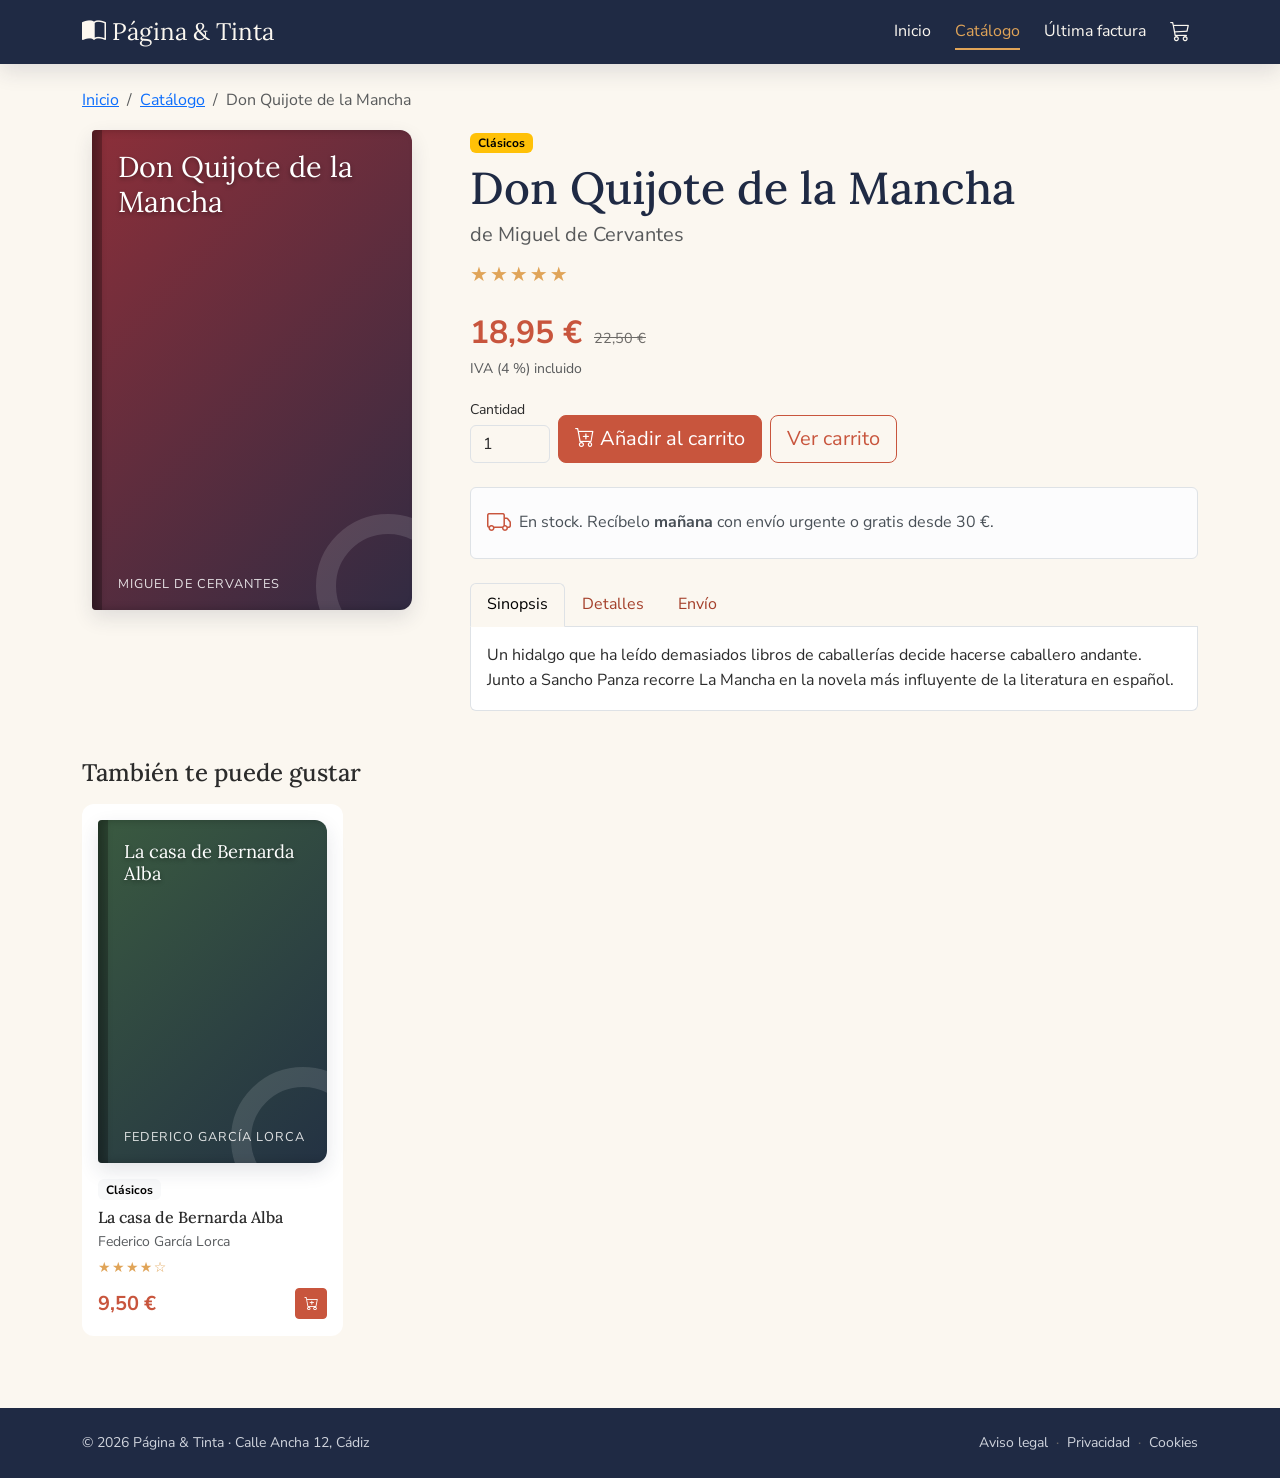
<file: libro.html>
<!DOCTYPE html>
<html lang="es">
<head>
  <meta charset="UTF-8">
  <meta name="viewport" content="width=device-width, initial-scale=1">
  <title>Ficha del libro · Página &amp; Tinta</title>
  <link rel="stylesheet" href="https://cdn.jsdelivr.net/npm/bootstrap@5.3.3/dist/css/bootstrap.min.css">
  <link rel="stylesheet" href="https://cdn.jsdelivr.net/npm/bootstrap-icons@1.11.3/font/bootstrap-icons.min.css">
  <link rel="stylesheet" href="css/base.css">
  <link rel="stylesheet" href="css/componentes.css">
  <link rel="stylesheet" href="css/paginas.css">
  <link rel="stylesheet" href="css/impresion.css" media="print">
</head>
<body data-pagina="libro">

  <!-- ===================== CABECERA / NAVBAR ===================== -->
  <header>
    <nav class="navbar navbar-expand-lg navbar-dark navbar-libreria" aria-label="Navegación principal">
      <div class="container">
        <a class="navbar-brand fs-4" href="index.html"><i class="bi bi-book-half"></i> Página &amp; Tinta</a>
        <button class="navbar-toggler" type="button" data-bs-toggle="collapse" data-bs-target="#menu" aria-controls="menu" aria-expanded="false" aria-label="Abrir menú">
          <span class="navbar-toggler-icon"></span>
        </button>
        <div class="collapse navbar-collapse" id="menu">
          <ul class="navbar-nav ms-auto align-items-lg-center gap-lg-2">
            <li class="nav-item"><a class="nav-link" href="index.html">Inicio</a></li>
            <li class="nav-item"><a class="nav-link active" aria-current="page" href="index.html#catalogo">Catálogo</a></li>
            <li class="nav-item"><a class="nav-link" href="factura.html">Última factura</a></li>
            <li class="nav-item">
              <a class="nav-link position-relative" href="carrito.html" aria-label="Ver carrito">
                <i class="bi bi-cart3 fs-5"></i>
                <span class="contador-carrito d-none">0</span>
              </a>
            </li>
          </ul>
        </div>
      </div>
    </nav>
  </header>

  <main class="container py-4 ficha">
    <!-- Migas de pan (componente Breadcrumb) -->
    <nav aria-label="Ruta de navegación">
      <ol class="breadcrumb">
        <li class="breadcrumb-item"><a href="index.html">Inicio</a></li>
        <li class="breadcrumb-item"><a href="index.html#catalogo">Catálogo</a></li>
        <li class="breadcrumb-item active" aria-current="page" id="migas-titulo">Libro</li>
      </ol>
    </nav>

    <div class="row g-5 mb-5">
      <!-- Columna izquierda: portada -->
      <div class="col-md-5 col-lg-4" id="ficha-portada"></div>

      <!-- Columna derecha: datos y compra -->
      <div class="col-md-7 col-lg-8">
        <span class="badge text-bg-warning mb-2" id="ficha-categoria"></span>
        <h1 id="ficha-titulo" class="mb-1"></h1>
        <p class="fs-5 text-body-secondary mb-2">de <span id="ficha-autor"></span></p>
        <p class="estrellas fs-5" id="ficha-estrellas"></p>

        <p class="mb-3">
          <span class="precio fs-2" id="ficha-precio"></span>
          <span class="precio-anterior ms-2" id="ficha-anterior"></span>
          <span class="small text-body-secondary d-block">IVA (4 %) incluido</span>
        </p>

        <!-- Formulario de compra -->
        <form class="d-flex flex-wrap gap-2 align-items-end mb-4" id="form-ficha">
          <div>
            <label for="ficha-cantidad" class="form-label small mb-1">Cantidad</label>
            <input type="number" id="ficha-cantidad" class="form-control campo-cantidad" min="1" max="20" value="1">
          </div>
          <button type="submit" class="btn btn-primary btn-lg"><i class="bi bi-cart-plus"></i> Añadir al carrito</button>
          <a href="carrito.html" class="btn btn-outline-primary btn-lg">Ver carrito</a>
        </form>

        <div class="alert alert-light border d-flex gap-2 align-items-center" role="note">
          <i class="bi bi-truck fs-4 text-acento"></i>
          <span>En stock. Recíbelo <strong>mañana</strong> con envío urgente o gratis desde 30 €.</span>
        </div>

        <!-- Pestañas (componente Nav tabs) -->
        <ul class="nav nav-tabs mt-4" id="pestanas" role="tablist">
          <li class="nav-item" role="presentation">
            <button class="nav-link active" id="tab-sinopsis" data-bs-toggle="tab" data-bs-target="#panel-sinopsis" type="button" role="tab" aria-controls="panel-sinopsis" aria-selected="true">Sinopsis</button>
          </li>
          <li class="nav-item" role="presentation">
            <button class="nav-link" id="tab-detalles" data-bs-toggle="tab" data-bs-target="#panel-detalles" type="button" role="tab" aria-controls="panel-detalles" aria-selected="false">Detalles</button>
          </li>
          <li class="nav-item" role="presentation">
            <button class="nav-link" id="tab-envio" data-bs-toggle="tab" data-bs-target="#panel-envio" type="button" role="tab" aria-controls="panel-envio" aria-selected="false">Envío</button>
          </li>
        </ul>
        <div class="tab-content border border-top-0 rounded-bottom bg-white p-3">
          <div class="tab-pane fade show active" id="panel-sinopsis" role="tabpanel" aria-labelledby="tab-sinopsis">
            <p class="mb-0" id="ficha-sinopsis"></p>
          </div>
          <div class="tab-pane fade" id="panel-detalles" role="tabpanel" aria-labelledby="tab-detalles">
            <dl class="detalles-tecnicos" id="ficha-detalles"></dl>
          </div>
          <div class="tab-pane fade" id="panel-envio" role="tabpanel" aria-labelledby="tab-envio">
            <ul class="mb-0">
              <li>Estándar (3-5 días): 3,99 € · gratis desde 30 €</li>
              <li>Urgente (24 h): 6,99 €</li>
              <li>Recogida en tienda: gratis</li>
            </ul>
          </div>
        </div>
      </div>
    </div>

    <!-- Libros relacionados -->
    <section aria-labelledby="titulo-relacionados">
      <h2 id="titulo-relacionados" class="h4 mb-3">También te puede gustar</h2>
      <div class="row g-4" id="relacionados"></div>
    </section>
  </main>

  <!-- ===================== FOOTER ===================== -->
  <footer class="footer-libreria py-4 mt-5">
    <div class="container small d-flex flex-wrap justify-content-between gap-2">
      <span>© <span class="anio-actual"></span> Página &amp; Tinta · Calle Ancha 12, Cádiz</span>
      <span class="enlaces-legales"><a href="#">Aviso legal</a><a href="#">Privacidad</a><a href="#">Cookies</a></span>
    </div>
  </footer>

  <!-- Aviso (Toast) -->
  <div class="toast-container position-fixed bottom-0 end-0 p-3">
    <div id="aviso" class="toast align-items-center text-bg-dark border-0" role="status" aria-live="polite" aria-atomic="true">
      <div class="d-flex">
        <div class="toast-body"></div>
        <button type="button" class="btn-close btn-close-white me-2 m-auto" data-bs-dismiss="toast" aria-label="Cerrar"></button>
      </div>
    </div>
  </div>

  <script src="https://cdn.jsdelivr.net/npm/bootstrap@5.3.3/dist/js/bootstrap.bundle.min.js"></script>
  <script src="js/app.js"></script>
</body>
</html>
</file>
<file: css/base.css>
/* =========================================================================
   base.css — Hoja de estilos BASE de "Página & Tinta" (librería online)
   -------------------------------------------------------------------------
   Contiene: tipografía importada, variables CSS (custom properties),
   reset ligero, estilos de elementos HTML y selección de texto.
   Se carga DESPUÉS de Bootstrap para poder sobrescribir sus valores.
   ========================================================================= */

/* @import: traemos dos fuentes de Google Fonts (una con serifa para títulos
   y otra sin serifa para el texto). Debe ir al principio de la hoja. */
@import url("https://fonts.googleapis.com/css2?family=Lora:wght@500;700&family=Nunito+Sans:wght@400;600;700&display=swap");

/* :root -> variables globales reutilizables en todas las hojas.
   También redefinimos variables propias de Bootstrap (--bs-*) para
   cambiar el color primario de todos sus componentes de una vez. */
:root {
  --color-tinta: #1f2a44;        /* azul tinta: color principal */
  --color-papel: #fbf7f0;        /* color papel: fondo general */
  --color-acento: #c8553d;       /* terracota: botones y precios */
  --color-acento-oscuro: #a43f2a;
  --color-oro: #e0a458;          /* dorado: estrellas y detalles */
  --color-texto: #2b2b2b;
  --color-suave: #6c6a67;

  --fuente-titulos: "Lora", Georgia, serif;
  --fuente-texto: "Nunito Sans", system-ui, sans-serif;

  --radio: 0.75rem;              /* radio de esquinas común */
  --sombra: 0 0.5rem 1.25rem rgba(31, 42, 68, 0.12);
  --transicion: 0.25s ease-in-out;

  /* Variables de Bootstrap sobrescritas */
  --bs-primary: var(--color-acento);
  --bs-primary-rgb: 200, 85, 61;
  --bs-body-font-family: var(--fuente-texto);
  --bs-body-bg: var(--color-papel);
  --bs-body-color: var(--color-texto);
  --bs-link-color: var(--color-acento-oscuro);
  --bs-link-hover-color: var(--color-tinta);
}

/* Modelo de caja: el padding y el borde se incluyen en el ancho. */
*,
*::before,
*::after {
  box-sizing: border-box;
}

body {
  font-family: var(--fuente-texto);
  background-color: var(--color-papel);
  color: var(--color-texto);
  line-height: 1.6;
  /* min-height + flex: el footer siempre queda abajo aunque haya poco contenido */
  min-height: 100vh;
  display: flex;
  flex-direction: column;
}

main {
  flex: 1 0 auto; /* el main crece y empuja el footer hacia abajo */
}

/* Selector de grupo: misma fuente para todos los títulos */
h1, h2, h3, h4, h5, h6,
.navbar-brand {
  font-family: var(--fuente-titulos);
  color: var(--color-tinta);
}

/* clamp(): tamaño de letra fluido entre un mínimo y un máximo */
h1 {
  font-size: clamp(1.8rem, 4vw, 2.8rem);
}

/* Pseudo-elemento ::selection: color al seleccionar texto con el ratón */
::selection {
  background-color: var(--color-oro);
  color: var(--color-tinta);
}

/* Pseudo-elemento ::placeholder en los campos de formulario */
::placeholder {
  color: var(--color-suave) !important;
  font-style: italic;
}

/* Pseudo-clase :focus-visible: contorno accesible solo al navegar con teclado */
a:focus-visible,
button:focus-visible {
  outline: 3px solid var(--color-oro);
  outline-offset: 2px;
}

/* Selector de atributo: enlaces que abren en otra pestaña llevan un icono */
a[target="_blank"]::after {
  content: " ↗";
  font-size: 0.8em;
}

/* Botón primario de Bootstrap recoloreado con nuestras variables */
.btn-primary {
  --bs-btn-bg: var(--color-acento);
  --bs-btn-border-color: var(--color-acento);
  --bs-btn-hover-bg: var(--color-acento-oscuro);
  --bs-btn-hover-border-color: var(--color-acento-oscuro);
  --bs-btn-active-bg: var(--color-acento-oscuro);
}

.btn-outline-primary {
  --bs-btn-color: var(--color-acento);
  --bs-btn-border-color: var(--color-acento);
  --bs-btn-hover-bg: var(--color-acento);
  --bs-btn-hover-border-color: var(--color-acento);
}

.text-acento {
  color: var(--color-acento) !important;
}
</file>
<file: css/componentes.css>
/* =========================================================================
   componentes.css — Estilos de COMPONENTES reutilizables
   -------------------------------------------------------------------------
   Navbar, portadas de libro hechas solo con CSS, tarjetas, valoraciones,
   insignias, pasos del proceso de compra y footer.
   ========================================================================= */

/* ---------- Barra de navegación ---------- */
.navbar-libreria {
  background-color: var(--color-tinta);
  /* position: sticky -> la barra se queda pegada arriba al hacer scroll */
  position: sticky;
  top: 0;
  z-index: 1030;
  box-shadow: var(--sombra);
}

.navbar-libreria .navbar-brand,
.navbar-libreria .nav-link {
  color: var(--color-papel);
}

/* Selector de hijo directo (>) + pseudo-clase :hover */
.navbar-libreria .navbar-nav > .nav-item > .nav-link:hover,
.navbar-libreria .nav-link.active {
  color: var(--color-oro);
}

/* Subrayado animado con ::after que crece al pasar el ratón */
.navbar-libreria .nav-link {
  position: relative;
}

.navbar-libreria .nav-link::after {
  content: "";
  position: absolute;
  left: 0.5rem;
  right: 0.5rem;
  bottom: 0.2rem;
  height: 2px;
  background-color: var(--color-oro);
  transform: scaleX(0);              /* empieza sin ancho */
  transform-origin: left;
  transition: transform var(--transicion);
}

.navbar-libreria .nav-link:hover::after,
.navbar-libreria .nav-link.active::after {
  transform: scaleX(1);              /* crece hasta el ancho completo */
}

/* Contador del carrito: pequeña burbuja posicionada sobre el icono */
.contador-carrito {
  position: absolute;
  top: -0.35rem;
  right: -0.6rem;
  font-size: 0.7rem;
  min-width: 1.3rem;
  background-color: var(--color-acento);
  color: #fff;
  border-radius: 50rem;
  text-align: center;
}

/* ---------- Portada de libro generada con CSS (sin imágenes) ---------- */
.portada {
  aspect-ratio: 2 / 3;               /* proporción real de un libro */
  border-radius: 0.25rem var(--radio) var(--radio) 0.25rem;
  /* Degradado lineal; el color de inicio llega desde HTML con --tono */
  background: linear-gradient(135deg, var(--tono, #555) 0%, var(--color-tinta) 120%);
  color: #fff;
  display: flex;                     /* flexbox en columna para colocar textos */
  flex-direction: column;
  justify-content: space-between;
  padding: 1.25rem 1rem 1rem 1.6rem;
  position: relative;
  overflow: hidden;
  box-shadow: inset 6px 0 8px rgba(0, 0, 0, 0.25), var(--sombra);
}

/* ::before -> el "lomo" del libro, una franja oscura a la izquierda */
.portada::before {
  content: "";
  position: absolute;
  inset: 0 auto 0 0;
  width: 0.6rem;
  background: rgba(0, 0, 0, 0.25);
}

/* ::after -> círculo decorativo semitransparente */
.portada::after {
  content: "";
  position: absolute;
  width: 9rem;
  height: 9rem;
  right: -3rem;
  bottom: -3rem;
  border-radius: 50%;
  border: 1.25rem solid rgba(255, 255, 255, 0.12);
}

.portada__titulo {
  font-family: var(--fuente-titulos);
  font-size: 1.15rem;
  line-height: 1.2;
  text-shadow: 0 2px 4px rgba(0, 0, 0, 0.35);
}

.portada__autor {
  font-size: 0.8rem;
  text-transform: uppercase;
  letter-spacing: 0.08em;
  opacity: 0.85;
}

/* Portada grande para la ficha del libro */
.portada--grande .portada__titulo {
  font-size: 1.8rem;
}

/* ---------- Tarjetas de libro ---------- */
.tarjeta-libro {
  border: 0;
  border-radius: var(--radio);
  background-color: #fff;
  transition: transform var(--transicion), box-shadow var(--transicion);
}

/* Al pasar el ratón la tarjeta "flota": translate + sombra mayor */
.tarjeta-libro:hover {
  transform: translateY(-6px);
  box-shadow: 0 1rem 2rem rgba(31, 42, 68, 0.18);
}

.tarjeta-libro:hover .portada {
  filter: saturate(1.3) brightness(1.05);   /* propiedad filter */
}

.precio {
  font-weight: 700;
  font-size: 1.25rem;
  color: var(--color-acento);
}

/* Precio anterior tachado */
.precio-anterior {
  text-decoration: line-through;
  color: var(--color-suave);
  font-size: 0.9rem;
}

/* ---------- Valoración con estrellas ---------- */
.estrellas {
  color: var(--color-oro);
  letter-spacing: 0.1em;
}

/* ---------- Insignia de oferta con animación ---------- */
.insignia-oferta {
  position: absolute;
  top: 0.75rem;
  left: 0.75rem;
  z-index: 2;
  animation: latido 1.8s ease-in-out infinite;
}

/* @keyframes: definimos la animación "latido" (escala que sube y baja) */
@keyframes latido {
  0%, 100% { transform: scale(1); }
  50%      { transform: scale(1.12); }
}

/* ---------- Pasos del proceso de compra (contadores CSS) ---------- */
.pasos {
  counter-reset: paso;               /* inicia un contador llamado "paso" */
  display: flex;
  justify-content: space-between;
  list-style: none;
  padding: 0;
  margin: 0 0 2rem;
  position: relative;
}

/* Línea que une los pasos, dibujada con un pseudo-elemento */
.pasos::before {
  content: "";
  position: absolute;
  top: 1.1rem;
  left: 10%;
  right: 10%;
  height: 3px;
  background-color: #ddd5c8;
  z-index: 0;
}

.pasos li {
  counter-increment: paso;           /* suma 1 en cada <li> */
  flex: 1;
  text-align: center;
  position: relative;
  z-index: 1;
  font-size: 0.9rem;
  color: var(--color-suave);
}

/* El número de cada paso lo escribe CSS con counter() */
.pasos li::before {
  content: counter(paso);
  display: grid;
  place-items: center;               /* grid para centrar el número */
  width: 2.25rem;
  height: 2.25rem;
  margin: 0 auto 0.4rem;
  border-radius: 50%;
  background-color: #ddd5c8;
  color: var(--color-tinta);
  font-weight: 700;
}

/* Clases de estado: paso hecho y paso actual */
.pasos li.hecho::before {
  content: "✓";
  background-color: var(--color-tinta);
  color: #fff;
}

.pasos li.actual {
  color: var(--color-tinta);
  font-weight: 700;
}

.pasos li.actual::before {
  background-color: var(--color-acento);
  color: #fff;
}

/* ---------- Tarjeta de resumen (carrito / envío) ---------- */
.resumen {
  border: 0;
  border-radius: var(--radio);
  box-shadow: var(--sombra);
  position: sticky;                  /* se queda visible al hacer scroll */
  top: 5.5rem;
}

/* ---------- Footer ---------- */
.footer-libreria {
  background-color: var(--color-tinta);
  color: #cfd3dc;
}

.footer-libreria h3 {
  color: var(--color-papel);
  font-size: 1.1rem;
}

.footer-libreria a {
  color: #cfd3dc;
  text-decoration: none;
  transition: color var(--transicion);
}

.footer-libreria a:hover {
  color: var(--color-oro);
}

/* Selector de hermano adyacente (+): separador entre enlaces seguidos */
.footer-libreria .enlaces-legales a + a::before {
  content: "·";
  margin: 0 0.5rem;
  color: var(--color-suave);
}
</file>
<file: css/paginas.css>
/* =========================================================================
   paginas.css — Estilos ESPECÍFICOS de cada página
   -------------------------------------------------------------------------
   Portada (hero + categorías con CSS Grid), ficha de libro, carrito,
   envío y factura. Incluye media queries para el diseño adaptable.
   ========================================================================= */

/* ---------- INDEX: cabecera principal (hero) ---------- */
.hero {
  /* Dos fondos superpuestos: degradado radial + degradado lineal */
  background:
    radial-gradient(circle at 85% 20%, rgba(224, 164, 88, 0.35), transparent 40%),
    linear-gradient(120deg, var(--color-tinta) 0%, #34466e 100%);
  color: var(--color-papel);
  border-radius: 0 0 2rem 2rem;
}

.hero h1 {
  color: var(--color-papel);
}

/* Animación de entrada del texto del hero */
.hero .hero__texto {
  animation: aparecer 0.8s ease-out both;
}

@keyframes aparecer {
  from { opacity: 0; transform: translateY(20px); }
  to   { opacity: 1; transform: translateY(0); }
}

/* Libros "apilados" del hero: rotaciones con transform */
.pila-libros {
  display: flex;
  justify-content: center;
  align-items: flex-end;
  gap: 0.5rem;
  min-height: 16rem;
}

.pila-libros .portada {
  width: 8rem;
  transition: transform 0.4s;
}

/* :nth-child: cada libro de la pila tiene una inclinación distinta */
.pila-libros .portada:nth-child(1) { transform: rotate(-8deg); }
.pila-libros .portada:nth-child(2) { transform: translateY(-1.5rem); width: 9rem; }
.pila-libros .portada:nth-child(3) { transform: rotate(7deg); }

.pila-libros:hover .portada {
  transform: none;                   /* al pasar el ratón se enderezan */
}

/* ---------- INDEX: rejilla de categorías con CSS Grid ---------- */
.rejilla-categorias {
  display: grid;
  /* auto-fit + minmax: tantas columnas como quepan, de mínimo 150px */
  grid-template-columns: repeat(auto-fit, minmax(150px, 1fr));
  gap: 1rem;
}

.categoria {
  display: flex;
  flex-direction: column;
  align-items: center;
  gap: 0.25rem;
  padding: 1.25rem 0.5rem;
  border: 2px solid transparent;
  border-radius: var(--radio);
  background-color: #fff;
  color: var(--color-tinta);
  font-weight: 600;
  cursor: pointer;
  transition: border-color var(--transicion), background-color var(--transicion);
}

.categoria .bi {
  font-size: 1.8rem;
  color: var(--color-acento);
}

.categoria:hover,
.categoria.activa {
  border-color: var(--color-acento);
  background-color: #fff3ee;
}

/* ---------- INDEX: banda de ventajas ---------- */
.ventaja {
  text-align: center;
}

.ventaja .bi {
  display: inline-grid;
  place-items: center;
  width: 3.5rem;
  height: 3.5rem;
  border-radius: 50%;
  background-color: #fff3ee;
  color: var(--color-acento);
  font-size: 1.5rem;
  margin-bottom: 0.5rem;
}

/* ---------- FICHA DE LIBRO ---------- */
.ficha .portada {
  max-width: 320px;
  margin-inline: auto;
}

/* Lista de detalles técnicos: rejilla de 2 columnas (dt / dd) */
.detalles-tecnicos {
  display: grid;
  grid-template-columns: max-content 1fr;
  gap: 0.35rem 1.25rem;
  margin: 0;
}

.detalles-tecnicos dt {
  color: var(--color-suave);
  font-weight: 600;
}

.detalles-tecnicos dd {
  margin: 0;
}

/* ---------- CARRITO ---------- */
.tabla-carrito .portada {
  width: 3.5rem;
  padding: 0.3rem;
}

/* En la mini portada ocultamos los textos con display:none */
.tabla-carrito .portada > * {
  display: none;
}

.tabla-carrito .portada::after {
  display: none;
}

.campo-cantidad {
  width: 5rem;
}

/* Filas pares con fondo suave: :nth-child(even) */
.tabla-carrito tbody tr:nth-child(even) {
  background-color: #fdfaf5;
}

.carrito-vacio .bi {
  font-size: 4rem;
  color: #ddd5c8;
}

/* ---------- ENVÍO: opciones de entrega como tarjetas seleccionables ---------- */
.opcion-envio {
  display: block;
  border: 2px solid #e6dfd4;
  border-radius: var(--radio);
  padding: 1rem 1rem 1rem 3rem;
  position: relative;
  cursor: pointer;
  background-color: #fff;
  transition: border-color var(--transicion);
}

.opcion-envio .form-check-input {
  position: absolute;
  left: 1rem;
  top: 1.2rem;
}

/* :has() -> se resalta la tarjeta cuyo radio interior está marcado */
.opcion-envio:has(.form-check-input:checked) {
  border-color: var(--color-acento);
  background-color: #fff3ee;
}

/* Campos inválidos tras validar: borde más grueso (:invalid) */
.was-validated .form-control:invalid,
.was-validated .form-select:invalid {
  border-width: 2px;
}

/* ---------- FACTURA ---------- */
.factura {
  background-color: #fff;
  border-radius: var(--radio);
  box-shadow: var(--sombra);
  /* Borde superior de color hecho con degradado */
  border-top: 8px solid;
  border-image: linear-gradient(90deg, var(--color-acento), var(--color-oro)) 1;
}

.factura .tabla-factura th {
  background-color: var(--color-tinta);
  color: #fff;
}

.factura .total-factura {
  font-size: 1.4rem;
  font-family: var(--fuente-titulos);
  color: var(--color-tinta);
}

/* Sello "PAGADO" girado con transform */
.sello-pagado {
  display: inline-block;
  border: 3px solid #2e7d32;
  color: #2e7d32;
  padding: 0.25rem 1rem;
  font-weight: 700;
  letter-spacing: 0.15em;
  border-radius: 0.5rem;
  transform: rotate(-10deg);
  opacity: 0.8;
}

/* ---------- MEDIA QUERIES (diseño adaptable / responsive) ---------- */

/* Móvil: menos de 576px */
@media (max-width: 575.98px) {
  .hero {
    border-radius: 0 0 1rem 1rem;
    text-align: center;
  }

  .pila-libros .portada {
    width: 5.5rem;
  }

  .pila-libros .portada:nth-child(2) {
    width: 6.5rem;
  }

  /* En móvil solo se ve el número de cada paso, no el texto */
  .pasos li span {
    display: none;
  }
}

/* Tablet en adelante: los pasos son algo más grandes */
@media (min-width: 768px) {
  .pasos li::before {
    width: 2.75rem;
    height: 2.75rem;
  }

  .pasos::before {
    top: 1.35rem;
  }
}

/* Usuarios que piden menos movimiento: desactivamos animaciones */
@media (prefers-reduced-motion: reduce) {
  *,
  *::before,
  *::after {
    animation: none !important;
    transition: none !important;
  }
}
</file>
<file: css/impresion.css>
/* =========================================================================
   impresion.css — Hoja de estilos para IMPRIMIR (media="print")
   -------------------------------------------------------------------------
   Se enlaza con <link media="print">, así que solo se aplica al imprimir
   o al guardar como PDF. Pensada sobre todo para la factura.
   ========================================================================= */

/* Ocultamos todo lo que no tiene sentido en papel */
.navbar,
.footer-libreria,
.no-imprimir,
.pasos {
  display: none !important;
}

body {
  background: #fff;
  font-size: 11pt;                   /* en impresión se usan puntos (pt) */
  color: #000;
}

.factura {
  box-shadow: none;
  border: 1px solid #000;
  margin: 0;
}

/* Las filas de la tabla no se cortan entre dos páginas */
.tabla-factura tr {
  break-inside: avoid;
}

/* Fuerza a imprimir los colores de fondo de la cabecera de la tabla */
.tabla-factura th {
  -webkit-print-color-adjust: exact;
  print-color-adjust: exact;
}

/* Muestra la URL de los enlaces entre paréntesis después del texto */
.factura a[href^="http"]::after {
  content: " (" attr(href) ")";
  font-size: 9pt;
}

@page {
  margin: 1.5cm;                     /* márgenes de la hoja impresa */
}
</file>
